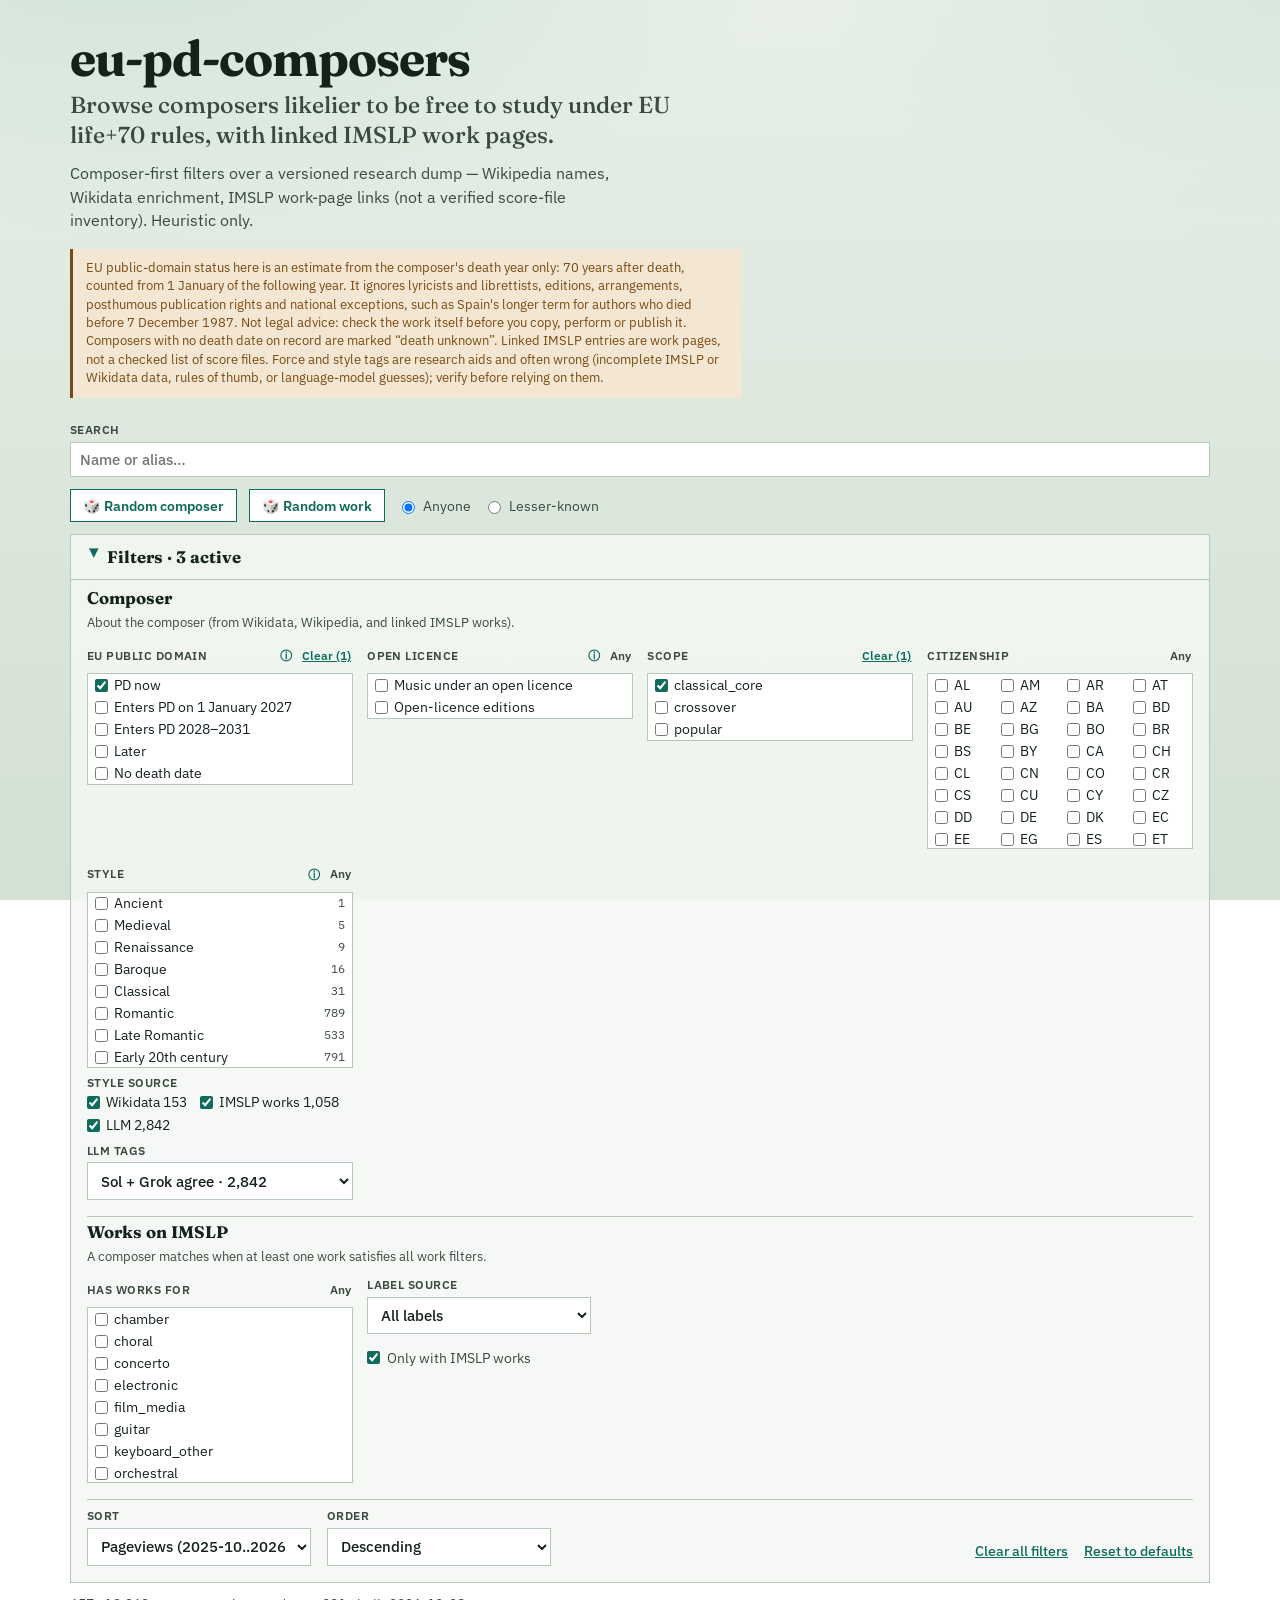
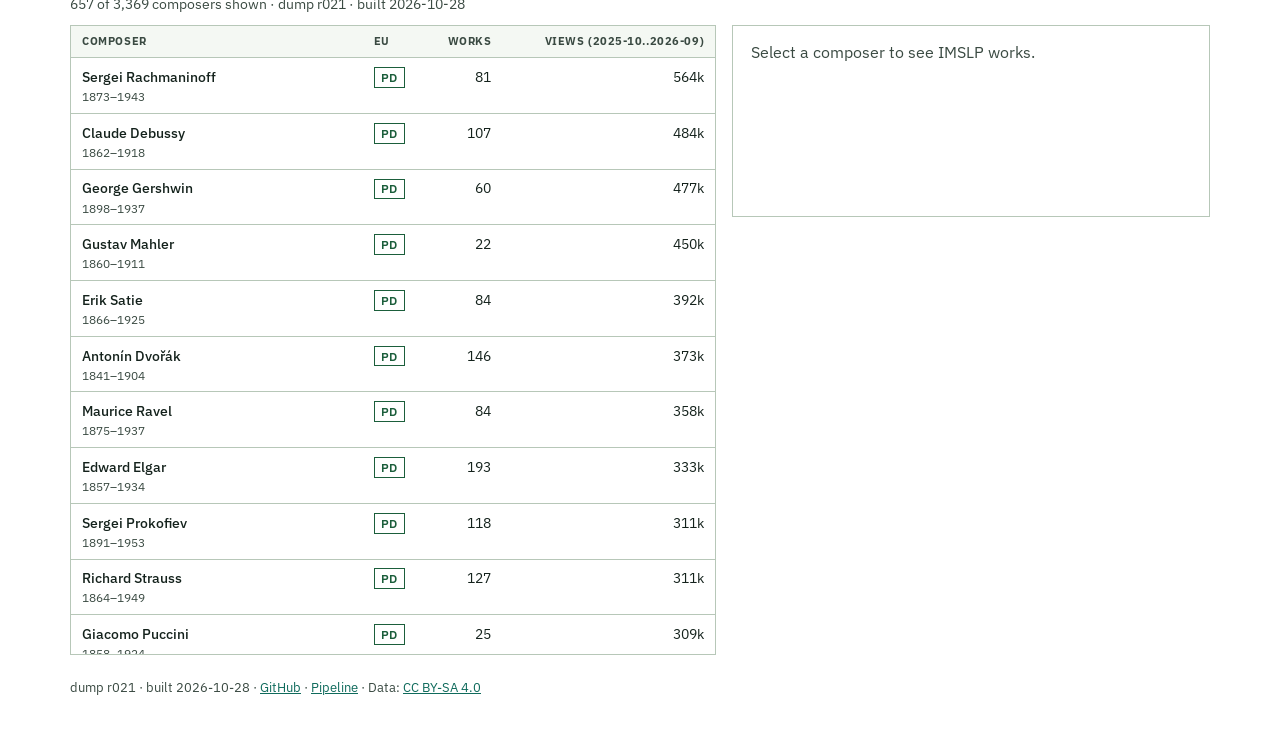
<file: viewer/index.html>
<!DOCTYPE html>
<html lang="en">
  <head>
    <meta charset="utf-8" />
    <meta name="viewport" content="width=device-width, initial-scale=1" />
    <title>eu-pd-composers</title>
    <meta
      name="description"
      content="Filter likely EU life+70 public-domain composers and linked IMSLP works."
    />
    <link rel="preconnect" href="https://fonts.googleapis.com" />
    <link rel="preconnect" href="https://fonts.gstatic.com" crossorigin />
    <link
      href="https://fonts.googleapis.com/css2?family=Fraunces:opsz,wght@9..144,500;9..144,700&family=IBM+Plex+Sans:wght@400;500;600&display=swap"
      rel="stylesheet"
    />
    <link rel="stylesheet" href="styles.css" />
  </head>
  <body>
    <div class="page">
      <header class="hero">
        <p class="brand">eu-pd-composers</p>
        <h1 class="tagline">Browse composers likelier to be free to study under EU life+70 rules, with linked IMSLP work pages.</h1>
        <p class="lede">
          Composer-first filters over a versioned research dump — Wikipedia names,
          Wikidata enrichment, IMSLP work-page links (not a verified score-file inventory). Heuristic only.
        </p>
        <p class="disclaimer" id="disclaimer" role="note">
          EU public-domain status here is an estimate from the composer's death
          year only: 70 years after death, counted from 1 January of the
          following year. It ignores lyricists and librettists, editions,
          arrangements, posthumous publication rights and national exceptions,
          such as Spain's longer term for authors who died before 7 December
          1987. Not legal advice: check the work itself before you copy, perform
          or publish it. Composers with no death date on record are marked
          “death unknown”. Linked IMSLP entries are work pages, not a checked
          list of score files. Force and style tags are research aids and often
          wrong (incomplete IMSLP or Wikidata data, rules of thumb, or
          language-model guesses); verify before relying on them.
        </p>
      </header>

      <label class="field search">
        <span>Search</span>
        <input
          id="q"
          type="search"
          placeholder="Name or alias…"
          autocomplete="off"
        />
      </label>

      <div class="pick" role="group" aria-label="Random pick from what the filters match">
        <button type="button" id="pickComposer" class="pick-btn" title="Open a random composer from those the filters match">🎲 Random composer</button>
        <button type="button" id="pickWork" class="pick-btn" title="Open a random composer with matching works and highlight one of those works">🎲 Random work</button>
        <span class="pick-fame" title="Lesser-known: only the less-viewed half of the matches (Wikipedia pageviews)">
          <label><input type="radio" name="pickFame" value="any" checked /> Anyone</label>
          <label><input type="radio" name="pickFame" value="lesser" /> Lesser-known</label>
        </span>
        <span class="pick-msg" id="pickMsg" role="status"></span>
      </div>

      <details class="filters-panel" id="filtersPanel">
        <summary class="filters-summary">
          Filters · <span id="activeFilterCount">0</span> active
        </summary>

        <div class="filters-body">
          <div class="filter-group" data-group="composer">
            <h2 class="group-title">Composer</h2>
            <p class="group-desc">About the composer (from Wikidata, Wikipedia, and linked IMSLP works).</p>
            <div class="group-facets">
              <fieldset class="facet" data-facet="pd">
                <div class="facet-head">
                  <legend>EU public domain</legend>
                  <button
                    type="button"
                    class="hint-toggle"
                    aria-expanded="false"
                    aria-controls="pdHint"
                    title="About EU public domain"
                  >
                    <span aria-hidden="true">ⓘ</span>
                    <span class="sr-only">About EU public domain</span>
                  </button>
                  <button type="button" class="facet-clear">Any</button>
                </div>
                <p class="facet-hint" id="pdHint" hidden>
                  Heuristic: death year + 70 years, counted from 1 January
                  (<span id="euAsOf"></span>). Not legal advice.
                </p>
                <div class="facet-options" id="pd"></div>
              </fieldset>

              <fieldset class="facet" data-facet="open">
                <div class="facet-head">
                  <legend>Open licence</legend>
                  <button
                    type="button"
                    class="hint-toggle"
                    aria-expanded="false"
                    aria-controls="openHint"
                    title="About open licences"
                  >
                    <span aria-hidden="true">ⓘ</span>
                    <span class="sr-only">About open licences</span>
                  </button>
                  <button type="button" class="facet-clear">Any</button>
                </div>
                <p class="facet-hint" id="openHint" hidden>
                  Uploader- or site-asserted Creative Commons / open licences on
                  scores — not a legal determination, and not the same as public
                  domain.
                </p>
                <div class="facet-options" id="open"></div>
              </fieldset>

              <fieldset class="facet" data-facet="scope">
                <div class="facet-head">
                  <legend>Scope</legend>
                  <button type="button" class="facet-clear">Any</button>
                </div>
                <div class="facet-options" id="scope"></div>
              </fieldset>

              <fieldset class="facet" data-facet="cit">
                <div class="facet-head">
                  <legend>Citizenship</legend>
                  <button type="button" class="facet-clear">Any</button>
                </div>
                <div class="facet-options codes" id="cit"></div>
              </fieldset>

              <fieldset class="facet facet-style" data-facet="style">
                <div class="facet-head">
                  <legend>Style</legend>
                  <button
                    type="button"
                    class="hint-toggle"
                    aria-expanded="false"
                    aria-controls="styleHint"
                    title="About Style"
                  >
                    <span aria-hidden="true">ⓘ</span>
                    <span class="sr-only">About Style</span>
                  </button>
                  <button type="button" class="facet-clear">Any</button>
                </div>
                <p class="facet-hint" id="styleHint" hidden>
                  Styles come from three sources that often disagree: Wikidata
                  (tagged composers only), IMSLP (period of the composer's works), LLM.
                  Choose sources to compare them. Three language models (GPT-6.1 Sol,
                  Grok 4.7, Claude Haiku 5.5) each read the composer's Wikipedia
                  introduction; "LLM tags" picks whose tags count (default: tags both
                  GPT-6.1 Sol and Grok 4.7 gave).
                  <a href="https://github.com/egorpol/eu-pd-composers/blob/main/docs/LLM_STYLES.md" target="_blank" rel="noopener">How the three models compare</a>
                </p>
                <div class="facet-options" id="style"></div>
                <div class="style-src" role="group" aria-label="Style source">
                  <span class="style-src-heading">Style source</span>
                  <div class="style-src-options" id="styleSrc"></div>
                  <label class="field llm-rule">
                    <span>LLM tags</span>
                    <select id="llmRule"></select>
                  </label>
                </div>
              </fieldset>
            </div>
          </div>

          <div class="filter-group" data-group="works">
            <h2 class="group-title">Works on IMSLP</h2>
            <p class="group-desc">A composer matches when at least one work satisfies all work filters.</p>
            <div class="group-facets">
              <fieldset class="facet" data-facet="force">
                <div class="facet-head">
                  <legend>Has works for</legend>
                  <button type="button" class="facet-clear">Any</button>
                </div>
                <div class="facet-options" id="force"></div>
              </fieldset>
              <div class="work-options">
                <label class="field label-src">
                  <span>Label source</span>
                  <select id="labelSrc">
                    <option value="all">All labels</option>
                    <option value="no_llm">Exclude LLM labels</option>
                    <option value="category">Category-based only</option>
                  </select>
                </label>

                <label class="check has-works-check">
                  <input type="checkbox" id="hasWorks" checked />
                  <span>Only with IMSLP works</span>
                </label>
              </div>
            </div>
          </div>

          <div class="controls-row">

            <label class="field sort">
              <span>Sort</span>
              <select id="sort">
                <option value="views">Pageviews</option>
                <option value="name">Name</option>
                <option value="eu_year">EU PD year</option>
                <option value="works">Works count</option>
                <option value="matching">Matching works</option>
              </select>
            </label>

            <label class="field sort-dir">
              <span>Order</span>
              <select id="sortDir">
                <option value="desc">Descending</option>
                <option value="asc">Ascending</option>
              </select>
            </label>

            <span class="actions">
              <button type="button" id="clearAll" class="link-btn">Clear all filters</button>
              <button type="button" id="resetDefaults" class="link-btn">Reset to defaults</button>
            </span>
          </div>
        </div>
      </details>

      <p class="meta" id="meta" role="status">Loading dump…</p>

      <div class="split">
        <section class="results" aria-label="Composers">
          <table>
            <thead>
              <tr>
                <th scope="col">Composer</th>
                <th scope="col">EU</th>
                <th scope="col" class="num">Works</th>
                <th scope="col" class="num" id="viewsHeader">Views</th>
              </tr>
            </thead>
            <tbody id="rows"></tbody>
          </table>
        </section>

        <aside class="detail" id="detail" aria-label="Composer detail">
          <p class="detail-empty">Select a composer to see IMSLP works.</p>
        </aside>
        <p class="sr-only" id="announce" aria-live="polite"></p>
      </div>

      <footer class="foot">
        <span id="dumpLabel"></span>
        ·
        <a href="https://github.com/egorpol/eu-pd-composers">GitHub</a>
        ·
        <a href="https://github.com/egorpol/eu-pd-composers/blob/main/docs/PIPELINE.md">Pipeline</a>
        · Data: <a href="https://github.com/egorpol/eu-pd-composers/blob/main/data/LICENSE.md">CC BY-SA 4.0</a>
      </footer>
    </div>
    <script src="app.js" type="module"></script>
  </body>
</html>
</file>
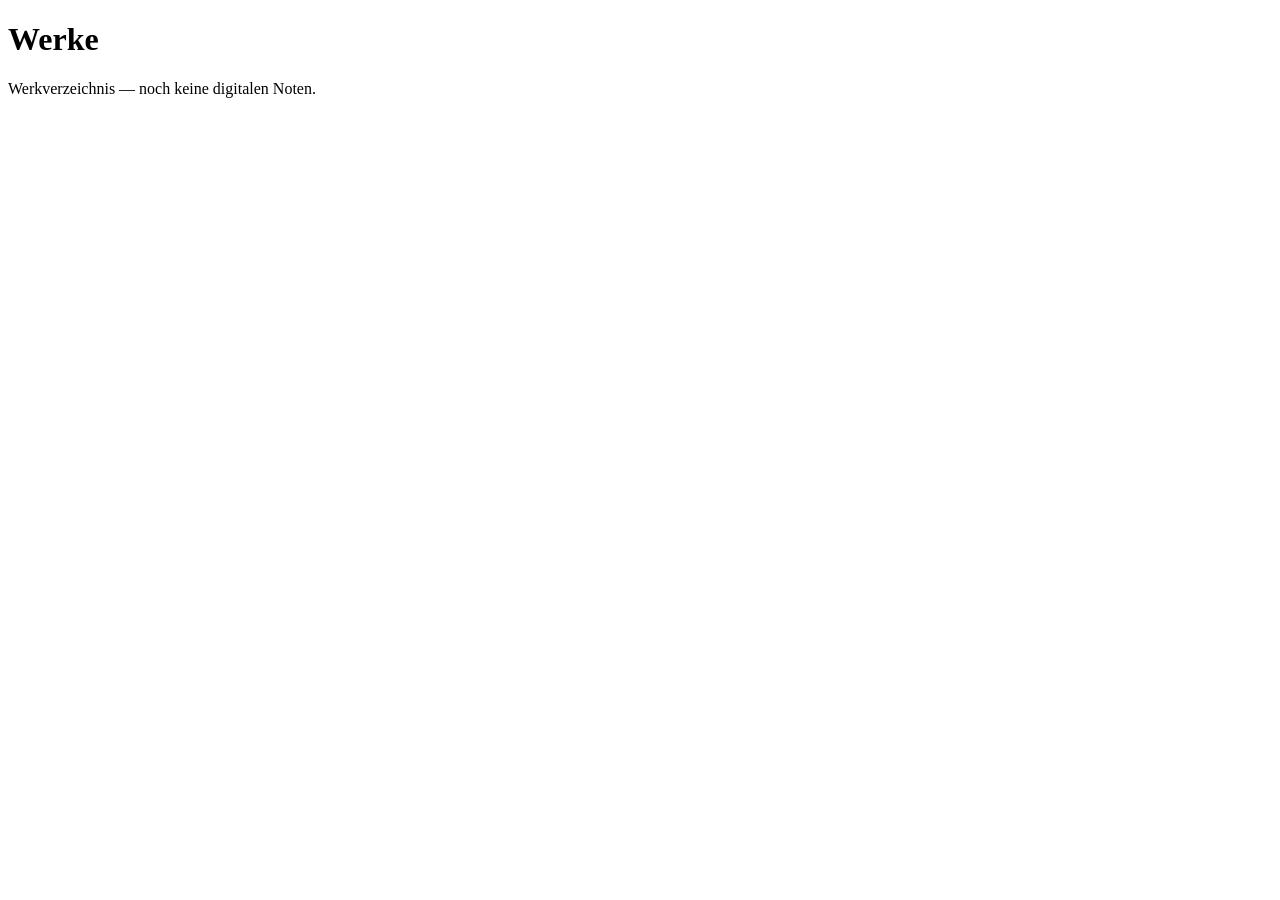
<file: tests/fixtures/homepages/negative_werke.html>
<!-- Synthetic hop target for negative_index.html (/werke/). -->
<!DOCTYPE html>
<html lang="de"><head><title>Werke</title></head>
<body>
<h1>Werke</h1>
<p>Werkverzeichnis — noch keine digitalen Noten.</p>
</body></html>
</file>
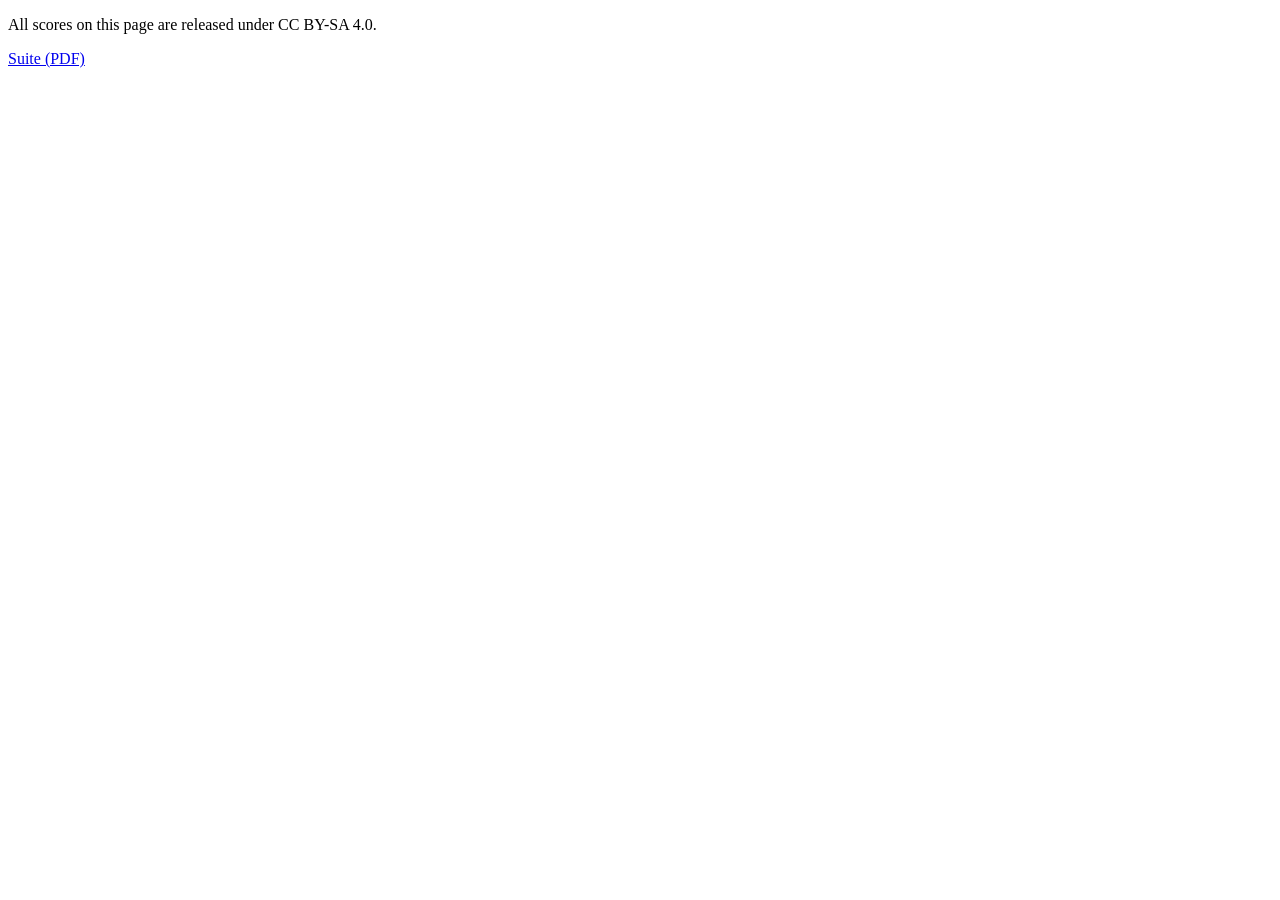
<file: tests/fixtures/homepages/text_only_cc.html>
<!-- Synthetic: licence stated only in prose (no CC URL). -->
<!DOCTYPE html>
<html><head><title>Text licence</title></head>
<body>
<p>All scores on this page are released under CC BY-SA 4.0.</p>
<p><a href="suite.pdf">Suite (PDF)</a></p>
</body></html>
</file>
<file: viewer/styles.css>
:root {
  --ink: #14221c;
  --ink-soft: #3a4a42;
  --paper: #e7efe6;
  --paper-deep: #d3e0d4;
  --panel: #f4f8f3;
  --line: #b7c7b8;
  --accent: #0f6b5c;
  --accent-soft: #c5e4dc;
  --warn: #7a4a12;
  --warn-bg: #f3e6d2;
  --pd: #1b5e3b;
  --not: #5c4033;
  --living: #355c7d;
  --font-display: "Fraunces", Georgia, serif;
  --font-body: "IBM Plex Sans", "Segoe UI", sans-serif;
  --facet-row: 1.375rem;
  --facet-list-max: calc(8 * var(--facet-row));
}

*,
*::before,
*::after {
  box-sizing: border-box;
}

html,
body {
  margin: 0;
  min-height: 100%;
}

body {
  font-family: var(--font-body);
  color: var(--ink);
  background:
    radial-gradient(1200px 600px at 10% -10%, #cfe3d8 0%, transparent 55%),
    radial-gradient(900px 500px at 100% 0%, #d9e8df 0%, transparent 50%),
    linear-gradient(180deg, var(--paper) 0%, var(--paper-deep) 100%);
  background-attachment: fixed;
}

.page {
  max-width: 1180px;
  margin: 0 auto;
  padding: 2rem 1.25rem 3rem;
}

.hero {
  margin-bottom: 1.5rem;
  max-width: 42rem;
}

.brand {
  margin: 0 0 0.35rem;
  font-family: var(--font-display);
  font-size: clamp(2.1rem, 5vw, 3.1rem);
  font-weight: 700;
  letter-spacing: -0.02em;
  line-height: 1.05;
  color: var(--ink);
}

.tagline {
  margin: 0 0 0.75rem;
  font-family: var(--font-display);
  font-size: clamp(1.15rem, 2.4vw, 1.45rem);
  font-weight: 500;
  line-height: 1.3;
  color: var(--ink-soft);
}

.lede {
  margin: 0 0 1rem;
  font-size: 0.98rem;
  line-height: 1.5;
  color: var(--ink-soft);
  max-width: 36rem;
}

.disclaimer {
  margin: 0;
  padding: 0.65rem 0.8rem;
  font-size: 0.82rem;
  line-height: 1.4;
  color: var(--warn);
  background: var(--warn-bg);
  border-left: 3px solid var(--warn);
}

.field.search {
  display: flex;
  flex-direction: column;
  gap: 0.3rem;
  margin: 1.25rem 0 0.75rem;
  font-size: 0.72rem;
  font-weight: 600;
  letter-spacing: 0.04em;
  text-transform: uppercase;
  color: var(--ink-soft);
}

.filters-panel {
  margin: 0 0 0.75rem;
  padding: 0;
  background: color-mix(in srgb, var(--panel) 88%, transparent);
  border: 1px solid var(--line);
}

.filters-summary {
  cursor: pointer;
  list-style: none;
  padding: 0.75rem 1rem;
  font-family: var(--font-display);
  font-size: 1.05rem;
  font-weight: 700;
  line-height: 1.2;
  color: var(--ink);
  user-select: none;
}

.filters-summary::-webkit-details-marker {
  display: none;
}

.filters-summary::before {
  content: "▸";
  display: inline-block;
  width: 1rem;
  color: var(--accent);
  transition: transform 0.15s ease;
}

.filters-panel[open] > .filters-summary::before {
  transform: rotate(90deg);
}

.filters-body {
  display: flex;
  flex-direction: column;
  gap: 1rem;
  padding: 0 1rem 1rem;
  border-top: 1px solid var(--line);
}

.filter-group {
  display: flex;
  flex-direction: column;
  gap: 0.35rem;
  padding-top: 0.35rem;
  border-top: 1px solid var(--line);
}

.filter-group:first-of-type {
  border-top: 0;
  padding-top: 0.5rem;
}

.group-title {
  margin: 0;
  font-family: var(--font-display);
  font-size: 1.05rem;
  font-weight: 700;
  line-height: 1.2;
  color: var(--ink);
}

.group-desc {
  margin: 0 0 0.35rem;
  font-size: 0.82rem;
  line-height: 1.35;
  color: var(--ink-soft);
}

.group-facets {
  display: grid;
  grid-template-columns: repeat(auto-fill, minmax(15rem, 1fr));
  gap: 0.75rem 0.9rem;
  align-items: start;
}

@media (max-width: 560px) {
  .group-facets {
    grid-template-columns: 1fr;
  }
}

.field {
  display: flex;
  flex-direction: column;
  gap: 0.3rem;
  font-size: 0.72rem;
  font-weight: 600;
  letter-spacing: 0.04em;
  text-transform: uppercase;
  color: var(--ink-soft);
  min-width: 0;
}

.field input,
.field select {
  font: 500 0.92rem/1.3 var(--font-body);
  text-transform: none;
  letter-spacing: 0;
  color: var(--ink);
  background: #fff;
  border: 1px solid var(--line);
  border-radius: 0;
  padding: 0.45rem 0.55rem;
  width: 100%;
  min-width: 0;
}

.facet {
  margin: 0;
  padding: 0;
  border: 0;
  min-width: 0;
  display: flex;
  flex-direction: column;
  align-self: start;
}

.facet-head {
  display: flex;
  align-items: center;
  gap: 0.35rem;
  min-height: 1.6rem;
  margin-bottom: 0.3rem;
}

.facet-head legend {
  float: none;
  display: block;
  padding: 0;
  margin: 0;
  flex: 1 1 auto;
  min-width: 0;
  font-size: 0.72rem;
  font-weight: 600;
  letter-spacing: 0.04em;
  text-transform: uppercase;
  color: var(--ink-soft);
  line-height: 1.4;
  white-space: nowrap;
  overflow: hidden;
  text-overflow: ellipsis;
}

.hint-toggle {
  flex: 0 0 auto;
  font: 600 0.78rem/1 var(--font-body);
  color: var(--accent);
  background: none;
  border: 0;
  padding: 0.15rem 0.2rem;
  cursor: pointer;
}

.hint-toggle[aria-expanded="true"] {
  color: var(--ink);
}

.facet-hint {
  margin: 0 0 0.35rem;
  font-size: 0.72rem;
  font-weight: 400;
  line-height: 1.35;
  letter-spacing: 0;
  text-transform: none;
  color: var(--ink-soft);
}

.facet-hint[hidden] {
  display: none;
}

.facet-clear {
  flex: 0 0 auto;
  margin-left: auto;
  font: 600 0.72rem/1.4 var(--font-body);
  color: var(--accent);
  background: none;
  border: 0;
  padding: 0 0.1rem;
  cursor: pointer;
  text-decoration: underline;
  white-space: nowrap;
}

.facet-clear:disabled {
  color: var(--ink-soft);
  text-decoration: none;
  cursor: default;
}

.facet-options {
  display: flex;
  flex-direction: column;
  gap: 0;
  margin: 0;
  padding: 0;
  max-height: var(--facet-list-max);
  overflow-y: auto;
  overscroll-behavior: contain;
  background: #fff;
  border: 1px solid var(--line);
}

.facet-options.codes {
  display: grid;
  grid-template-columns: repeat(auto-fill, minmax(3.6rem, 1fr));
  align-content: start;
}

.opt {
  display: flex;
  align-items: center;
  gap: 0.35rem;
  min-height: var(--facet-row);
  padding: 0 0.45rem;
  font-size: 0.86rem;
  line-height: 1.25;
  color: var(--ink);
  cursor: pointer;
}

.opt .count {
  margin-left: auto;
  font-size: 0.72rem;
  font-variant-numeric: tabular-nums;
  color: var(--ink-soft);
}

.opt input,
.check input {
  accent-color: var(--accent);
  margin: 0;
  flex: 0 0 auto;
}

.style-src {
  margin-top: 0.45rem;
  display: flex;
  flex-direction: column;
  gap: 0.25rem;
}

.style-src-heading {
  font-size: 0.72rem;
  font-weight: 600;
  letter-spacing: 0.04em;
  text-transform: uppercase;
  color: var(--ink-soft);
}

.style-src-options {
  display: flex;
  flex-wrap: wrap;
  gap: 0.35rem 0.85rem;
}

.style-src-options .opt {
  min-height: auto;
  padding: 0;
  background: none;
  border: 0;
}

.style-src .llm-rule {
  margin-top: 0.3rem;
}

.facet-hint a {
  color: var(--accent);
}

.controls-row {
  display: flex;
  flex-wrap: wrap;
  align-items: flex-end;
  gap: 0.75rem 1rem;
  padding-top: 0.5rem;
  border-top: 1px solid var(--line);
}

.field.sort,
.field.sort-dir,
.field.label-src {
  flex: 1 1 10rem;
  max-width: 14rem;
}

.has-works-check {
  flex: 1 1 11rem;
  align-self: center;
  padding: 0.35rem 0;
}

.match-n {
  font-weight: 600;
  color: var(--accent);
}

.match-sep {
  margin: 0 0.1rem;
  color: var(--ink-soft);
}

.actions {
  display: flex;
  flex-wrap: wrap;
  gap: 0.75rem 1rem;
  align-items: center;
  margin-left: auto;
  padding: 0.35rem 0;
}

.link-btn {
  font: 500 0.85rem var(--font-body);
  color: var(--accent);
  background: none;
  border: 0;
  padding: 0;
  text-decoration: underline;
  cursor: pointer;
}

.pick {
  display: flex;
  flex-wrap: wrap;
  align-items: center;
  gap: 0.5rem 0.75rem;
  margin: 0 0 0.75rem;
}

.pick-btn {
  font: 600 0.88rem var(--font-body);
  color: var(--accent);
  background: #fff;
  border: 1px solid var(--accent);
  padding: 0.4rem 0.75rem;
  cursor: pointer;
}

.pick-btn:hover,
.pick-btn:focus-visible {
  background: var(--accent-soft);
}

.pick-fame {
  display: inline-flex;
  gap: 0.75rem;
  font-size: 0.88rem;
  color: var(--ink-soft);
}

.pick-fame label {
  display: inline-flex;
  align-items: center;
  gap: 0.3rem;
  cursor: pointer;
}

.pick-msg {
  font-size: 0.85rem;
  color: var(--warn);
}

.pick-note {
  margin: 0 0 0.4rem;
  font-size: 0.78rem;
  color: var(--accent);
}

.check {
  display: flex;
  align-items: center;
  gap: 0.45rem;
  font-size: 0.88rem;
  color: var(--ink-soft);
}

:focus-visible {
  outline: 2px solid var(--accent);
  outline-offset: 2px;
}

.sr-only {
  position: absolute;
  width: 1px;
  height: 1px;
  overflow: hidden;
  clip: rect(0 0 0 0);
  white-space: nowrap;
}

.meta {
  margin: 0 0 0.75rem;
  font-size: 0.85rem;
  color: var(--ink-soft);
}

.split {
  display: grid;
  grid-template-columns: minmax(0, 1.15fr) minmax(280px, 0.85fr);
  gap: 1rem;
  align-items: start;
}

@media (max-width: 900px) {
  .split {
    grid-template-columns: 1fr;
  }
}

.results {
  border: 1px solid var(--line);
  background: #fff;
  max-height: min(70vh, 720px);
  overflow: auto;
}

table {
  width: 100%;
  border-collapse: collapse;
  font-size: 0.9rem;
}

th,
td {
  text-align: left;
  padding: 0.55rem 0.7rem;
  border-bottom: 1px solid var(--line);
  vertical-align: top;
}

th {
  position: sticky;
  top: 0;
  background: var(--panel);
  font-size: 0.7rem;
  letter-spacing: 0.05em;
  text-transform: uppercase;
  color: var(--ink-soft);
  z-index: 1;
}

tbody tr {
  cursor: pointer;
}

th.num,
td.num {
  text-align: right;
  font-variant-numeric: tabular-nums;
}

tbody tr:hover {
  background: color-mix(in srgb, var(--accent-soft) 55%, #fff);
}

tbody tr.active {
  background: var(--accent-soft);
  box-shadow: inset 3px 0 0 var(--accent);
}

tbody tr.empty {
  cursor: default;
}

tbody tr.empty:hover {
  background: none;
}

tbody tr.empty td {
  padding: 1.5rem 0.9rem;
  color: var(--ink-soft);
}

.row-btn {
  font: 500 0.9rem/1.3 var(--font-body);
  color: var(--ink);
  background: none;
  border: 0;
  padding: 0;
  text-align: left;
  cursor: pointer;
}

.sub {
  display: block;
  font-size: 0.75rem;
  color: var(--ink-soft);
  font-weight: 400;
  margin-top: 0.15rem;
}

.badge {
  display: inline-block;
  font-size: 0.72rem;
  font-weight: 600;
  letter-spacing: 0.02em;
  padding: 0.12rem 0.4rem;
  border: 1px solid currentColor;
}

.badge.pd,
.badge.now {
  color: var(--pd);
}
.badge.not_pd,
.badge.next,
.badge.soon,
.badge.later {
  color: var(--not);
}
.badge.living,
.badge.unknown_death,
.badge.unknown {
  color: var(--living);
}

.period-chip {
  display: inline-block;
  margin-left: 0.35rem;
  font-size: 0.65rem;
  font-weight: 600;
  letter-spacing: 0.02em;
  padding: 0.08rem 0.32rem;
  color: var(--ink-soft);
  border: 1px solid var(--line);
  background: color-mix(in srgb, var(--panel) 70%, #fff);
  vertical-align: middle;
}

.detail {
  border: 1px solid var(--line);
  background: #fff;
  padding: 1rem 1.1rem 1.25rem;
  min-height: 12rem;
  max-height: min(70vh, 720px);
  overflow: auto;
}

.detail-empty {
  margin: 0;
  color: var(--ink-soft);
}

.detail h2 {
  margin: 0 0 0.35rem;
  font-family: var(--font-display);
  font-size: 1.55rem;
  font-weight: 700;
  line-height: 1.15;
}

.detail .years {
  margin: 0 0 0.75rem;
  color: var(--ink-soft);
  font-size: 0.92rem;
}

.detail-links {
  display: flex;
  flex-wrap: wrap;
  gap: 0.65rem 1rem;
  margin: 0 0 1rem;
  font-size: 0.88rem;
}

.detail-meta {
  margin: 0 0 0.75rem;
  font-size: 0.85rem;
  color: var(--ink-soft);
}

.detail-llm {
  margin: 0 0 0.75rem;
  font-size: 0.85rem;
  color: var(--ink-soft);
}

.detail-llm p {
  margin: 0 0 0.2rem;
}

.detail-llm ul {
  margin: 0;
  padding-left: 1.1rem;
}

.llm-model {
  font-weight: 600;
  color: var(--ink);
}

.llm-model::after {
  content: ":";
}

.detail-links a {
  color: var(--accent);
}

.force-filter {
  margin: 0 0 0.75rem;
  font-size: 0.85rem;
}

.force-filter select {
  margin-left: 0.35rem;
  font: inherit;
  border: 1px solid var(--line);
  background: #fff;
  padding: 0.25rem 0.4rem;
}

.works-list {
  list-style: none;
  margin: 0;
  padding: 0;
}

.works-list li {
  padding: 0.45rem 0;
  border-top: 1px solid var(--line);
  font-size: 0.88rem;
  line-height: 1.35;
}

.works-list li.picked {
  background: var(--accent-soft);
  box-shadow: inset 3px 0 0 var(--accent);
  padding-left: 0.6rem;
}

.works-list a {
  color: var(--ink);
  text-decoration: none;
  font-weight: 500;
}

.works-list a:hover {
  color: var(--accent);
  text-decoration: underline;
}

.src {
  display: inline-block;
  margin-left: 0.35rem;
  font-size: 0.68rem;
  color: var(--ink-soft);
  text-transform: uppercase;
  letter-spacing: 0.03em;
}

.ev-badge {
  display: inline-block;
  margin-left: 0.35rem;
  font-size: 0.65rem;
  font-weight: 600;
  letter-spacing: 0.02em;
  padding: 0.08rem 0.32rem;
  color: var(--not);
  border: 1px solid color-mix(in srgb, var(--not) 55%, transparent);
  background: color-mix(in srgb, var(--warn-bg) 70%, #fff);
  vertical-align: middle;
}

.ev-badge.info {
  font-weight: 500;
  color: var(--ink-soft);
  border-color: color-mix(in srgb, var(--ink-soft) 40%, transparent);
  background: transparent;
}

.pub-year {
  display: inline-block;
  margin-left: 0.35rem;
  font-size: 0.72rem;
  color: var(--ink-soft);
}

.foot {
  margin-top: 1.5rem;
  font-size: 0.8rem;
  color: var(--ink-soft);
}

.foot a {
  color: var(--accent);
}

/* Work-level controls share the Works group grid with "Has works for". */
.work-options {
  display: flex;
  flex-direction: column;
  gap: 0.9rem;
  align-self: start;
}
.work-options .field select {
  width: 100%;
}
.work-options .has-works-check,
.work-options .label-src {
  flex: 0 0 auto;
  align-self: stretch;
  padding: 0;
}
</file>
